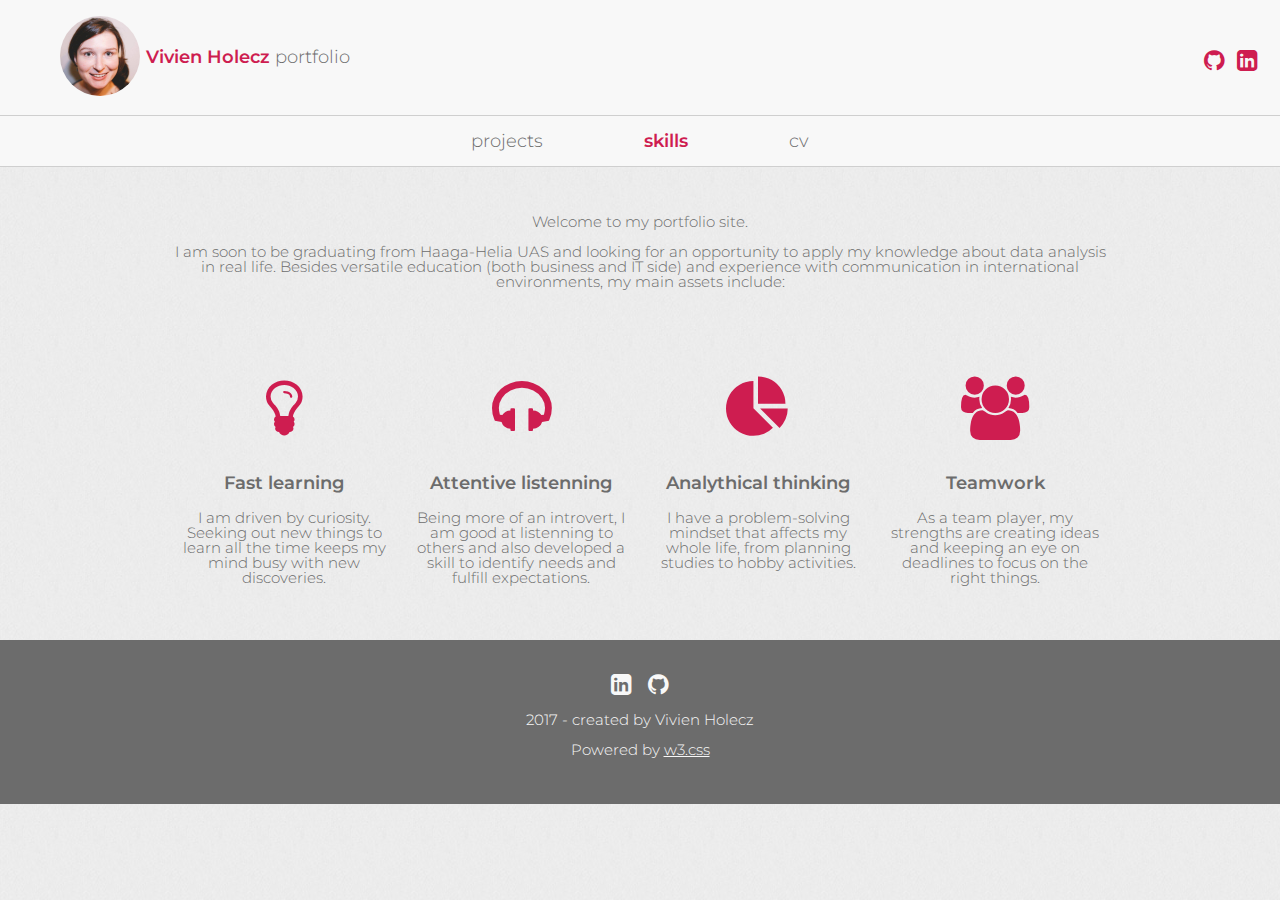
<file: index.html>
<!DOCTYPE html>
<html lang="en">
<head>
<title>Vivien Holecz portfolio</title>
<meta charset="UTF-8">
<meta name="viewport" content="width=device-width, initial-scale=1">
<link rel="stylesheet" href="https://www.w3schools.com/w3css/4/w3.css">
<link rel="stylesheet" href="custom.css">
<link rel="stylesheet" href="https://fonts.googleapis.com/css?family=Montserrat:300,600">
<link rel="stylesheet" href="https://cdnjs.cloudflare.com/ajax/libs/font-awesome/4.7.0/css/font-awesome.min.css">
<link href="https://fonts.googleapis.com/icon?family=Material+Icons" rel="stylesheet">
</head>
<body>
<!--*************************************************NAVBAR*************************************************-->
<div class="w3-bar custom-theme-medium w3-hide-small">
  <a href="index.html">
    <img class="w3-left w3-circle w3-section" style="margin-left:60px;width:80px;height:80px;" src="me.jpg" alt="self-portrait">
  </a>
  <div class="title-row w3-large">  
    <a class="title" href="index.html"><span class="bold red">Vivien Holecz</span> portfolio</a>
    <a class="w3-bar-item w3-right title red w3-xlarge" href="https://www.linkedin.com/in/vivienholecz"><i class="fa fa-linkedin-square"></i></a>
    <a class="w3-bar-item w3-right title red w3-xlarge" href="https://github.com/hovien"><i class="fa fa-github"></i></a>
  </div>
  <hr>
  <div class="w3-center">
    <div class="w3-panel w3-large">
      <a href="projects.html" class="custom-button w3-mobile w3-margin">projects</a>
      <a href="index.html" class="custom-button w3-mobile chosen w3-margin">skills</a>
      <a href="cv.html" class="custom-button w3-mobile w3-margin">cv</a>
    </div>
  <hr>
  </div>
</div>
<!--*************************************************NAVBAR - SMALL*************************************************-->
<div class="w3-top">
  <div class="w3-bar custom-theme-medium w3-hide-large w3-hide-medium">
      <div class="w3-bar-item w3-large bold red" style="padding-top:13px;">Vivien Holecz</div>
      <button class="w3-bar-item w3-button w3-right" onclick="openMenu()"><i class="w3-xlarge bold fa fa-bars "></i></button>
      <hr style="margin-top:40px;">
      <div id="menu" class="w3-large w3-center w3-hide">
        <a href="projects.html" class="custom-button w3-mobile w3-section">projects</a>
        <a href="index.html" class="custom-button w3-mobile chosen w3-section">skills</a>
        <a href="cv.html" class="custom-button w3-mobile w3-section">cv</a>
        <hr>
      </div>
    </div>
  </div>
</div>
<!--*************************************************SKILLS*************************************************-->
<div class="w3-content">
  <p class="w3-container w3-center w3-padding-32">Welcome to my portfolio site.<br><br>I am soon to be graduating from Haaga-Helia UAS and looking for an opportunity to apply my knowledge about data analysis in real life. Besides versatile education (both business and IT side) and experience with communication in international environments, my main assets include:</p>
  <div class="w3-row-padding w3-center w3-padding">
    <div class="w3-col s12 m6 l3 w3-padding-32">
      <i class="fa fa-lightbulb-o w3-margin-bottom w3-jumbo red"></i>
      <p class="w3-large bold">Fast learning</p>
      <p>I am driven by curiosity. Seeking out new things to learn all the time keeps my mind busy with new discoveries.</p>
    </div>
    <div class="w3-col s12 m6 l3 w3-padding-32">
      <i class="fa fa-headphones w3-margin-bottom w3-jumbo red"></i>
      <p class="w3-large bold ">Attentive listenning</p>
      <p>Being more of an introvert, I am good at listenning to others and also developed a skill to identify needs and fulfill expectations.</p>
    </div>
    <div class="w3-col s12 m6 l3 w3-padding-32">
      <i class="fa fa-pie-chart w3-margin-bottom w3-jumbo red"></i>
      <p class="w3-large bold">Analythical thinking</p>
      <p>I have a problem-solving mindset that affects my whole life, from planning studies to hobby activities.</p>
    </div>
    <div class="w3-col s12 m6 l3 w3-padding-32">
      <i class="fa fa-group w3-margin-bottom w3-jumbo red"></i>
      <p class="w3-large bold">Teamwork</p>
      <p>As a team player, my strengths are creating ideas and keeping an eye on deadlines to focus on the right things.</p>
    </div>      
  </div>  
</div>
<!--*************************************************FOOTER*************************************************-->
<footer class="w3-container w3-center custom-theme-dark w3-padding-32" >
<a class="title w3-xlarge" href="https://www.linkedin.com/in/vivienholecz"><i class="fa fa-linkedin-square"></i></a>
<a class="title w3-xlarge" href="https://github.com/hovien"><i class="fa fa-github"></i></a>
<p>2017 - created by Vivien Holecz</p>
<p>Powered by <a href="https://www.w3schools.com/w3css/">w3.css</a></p>
</footer>
<script>
function openMenu() {
    var x = document.getElementById("menu");
    if (x.className.indexOf("w3-show") == -1) {
        x.className += " w3-show";
    } else { 
        x.className = x.className.replace(" w3-show", "");
    }
}
</script>

</body>
</file>
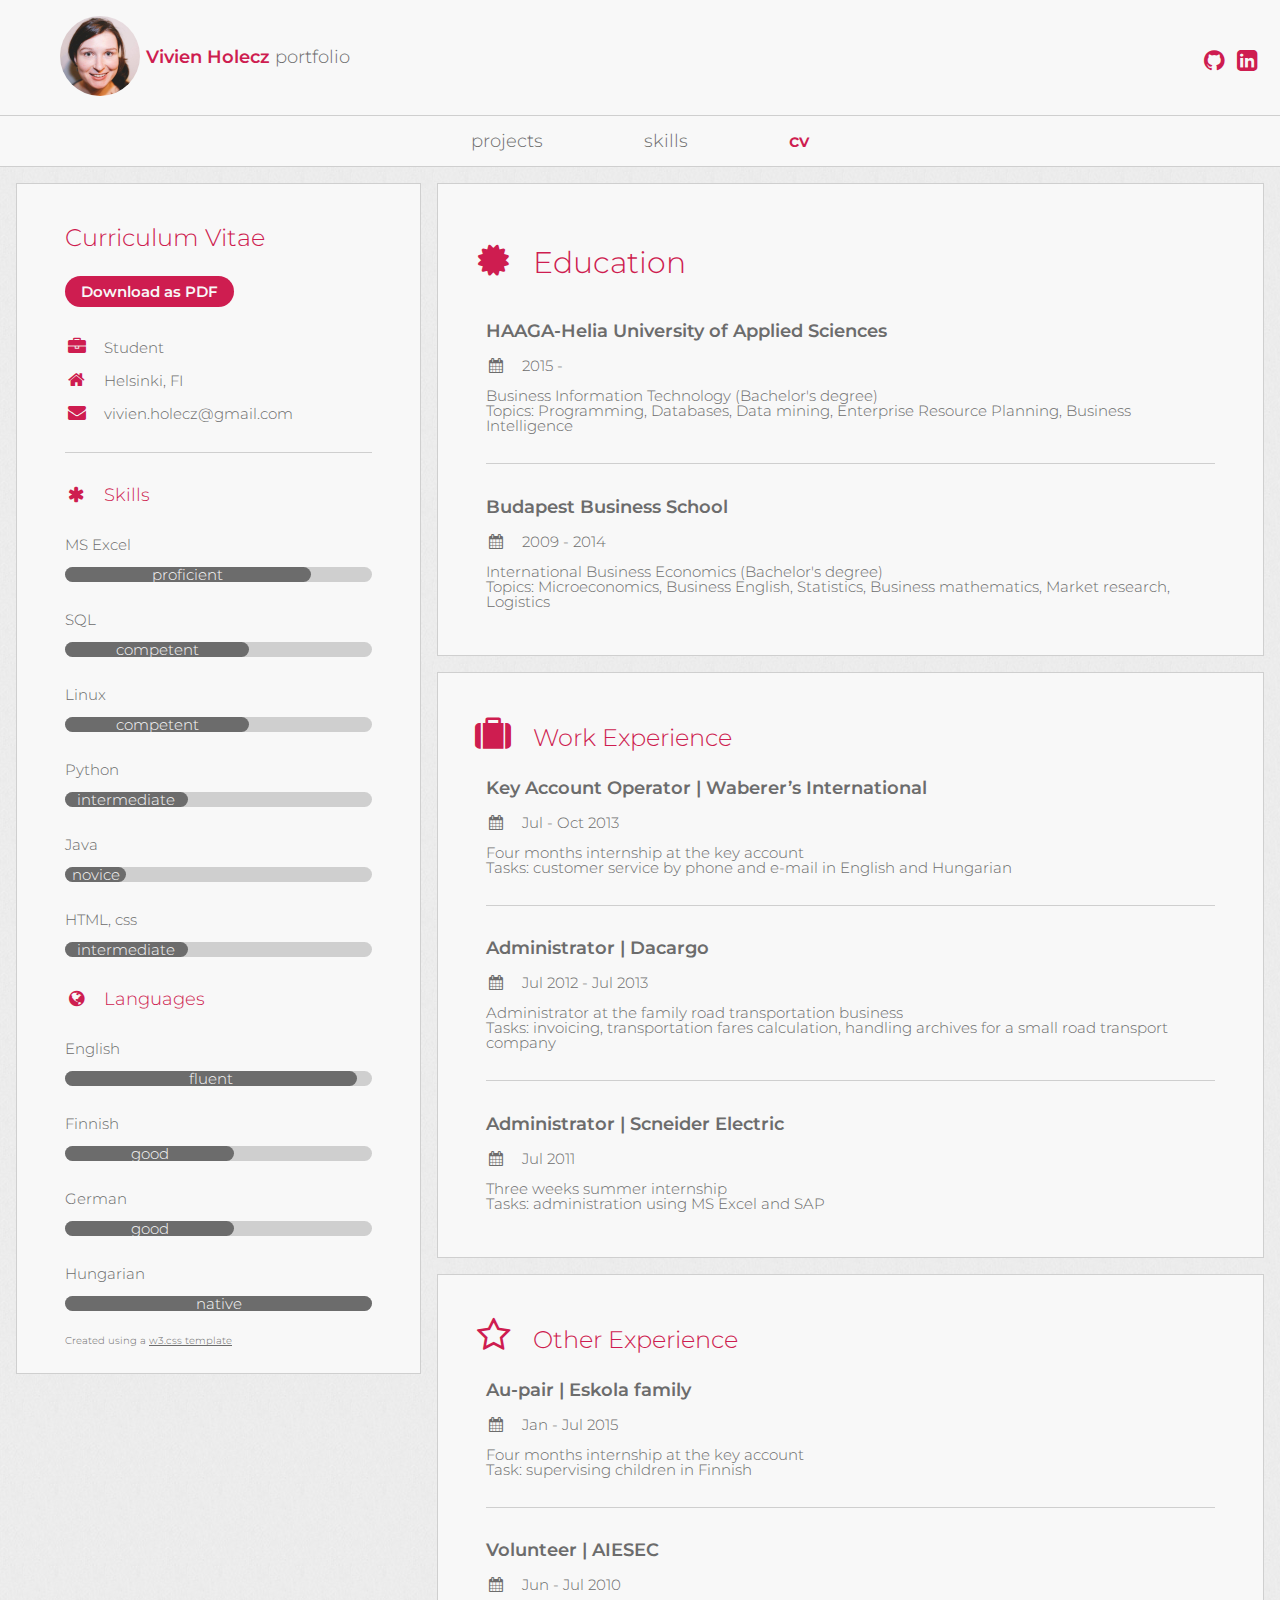
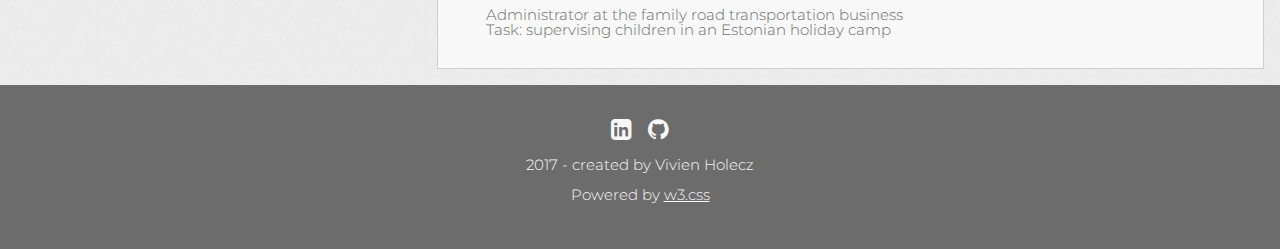
<file: cv.html>
<!DOCTYPE html>
<html lang="en">
<head>
<title>Vivien Holecz portfolio</title>
<meta charset="UTF-8">
<meta name="viewport" content="width=device-width, initial-scale=1">
<link rel="stylesheet" href="https://www.w3schools.com/w3css/4/w3.css">
<link rel="stylesheet" href="custom.css">
<link rel="stylesheet" href="https://fonts.googleapis.com/css?family=Montserrat:300,600">
<link rel="stylesheet" href="https://cdnjs.cloudflare.com/ajax/libs/font-awesome/4.7.0/css/font-awesome.min.css">
</head>
<body>
<!--*************************************************NAVBAR*************************************************-->
<div class="w3-bar custom-theme-medium w3-hide-small">
  <a href="index.html">
    <img class="w3-left w3-circle w3-section" style="margin-left:60px;width:80px;height:80px;" src="me.jpg" alt="self-portrait">
  </a>
  <div class="title-row w3-large">  
    <a class="title" href="index.html"><span class="bold red">Vivien Holecz</span> portfolio</a>
    <a class="w3-bar-item w3-right title red w3-xlarge" href="https://www.linkedin.com/in/vivienholecz"><i class="fa fa-linkedin-square"></i></a>
    <a class="w3-bar-item w3-right title red w3-xlarge" href="https://github.com/hovien"><i class="fa fa-github"></i></a>
  </div>
  <hr>
  <div class="w3-center">
    <div class="w3-panel w3-large">
      <a href="projects.html" class="custom-button w3-mobile w3-margin">projects</a>
      <a href="index.html" class="custom-button w3-mobile w3-margin">skills</a>
      <a href="cv.html" class="custom-button w3-mobile chosen w3-margin">cv</a>
    </div>
  <hr>
  </div>
</div>
<!--*************************************************NAVBAR - SMALL*************************************************-->
<div class="w3-top">
  <div class="w3-bar custom-theme-medium w3-hide-large w3-hide-medium">
      <div class="w3-bar-item w3-large bold red" style="padding-top:13px;">Vivien Holecz</div>
      <button class="w3-bar-item w3-button w3-right" onclick="openMenu()"><i class="w3-xlarge bold fa fa-bars "></i></button>
      <hr style="margin-top:40px;">
      <div id="menu" class="w3-large w3-center w3-hide">
        <a href="projects.html" class="custom-button w3-mobile w3-section">projects</a>
        <a href="index.html" class="custom-button w3-mobile w3-section">skills</a>
        <a href="cv.html" class="custom-button w3-mobile chosen w3-section">cv</a>
        <hr>
      </div>
    </div>
  </div>
</div>
<!--*************************************************CV*************************************************-->
<div class="w3-content " style="max-width:1400px;" id="cv">

  <!-- The Grid -->
  <div class="w3-row-padding">
  
    <!-- Left Column -->
    <div class="w3-third">
    
      <div class="custom-theme-medium   custom-card">
        <div class="w3-container">
          <h1 class="w3-xlarge">Curriculum Vitae</h1>
          <a class="w3-round-xlarge bold w3-section w3-button red-button" href="VivienHoleczCV.pdf" download>Download as PDF</a>
          <p><i class="fa fa-briefcase fa-fw w3-margin-right w3-large red"></i>Student</p>
          <p><i class="fa fa-home fa-fw w3-margin-right w3-large red"></i>Helsinki, FI</p>
          <p><i class="fa fa-envelope fa-fw w3-margin-right w3-large red"></i>vivien.holecz@gmail.com</p>
          <br>
          <hr>
          <br>
          <p class="w3-large red"><i class="fa fa-asterisk fa-fw w3-margin-right"></i>Skills</p>
          <p><br>MS Excel</p>
          <div class="custom-theme-light w3-round-xlarge">
            <div class="w3-center w3-round-xlarge custom-theme-dark" style="width:80%">proficient</div>
          </div>
          <p><br>SQL</p>
          <div class="custom-theme-light w3-round-xlarge">
            <div class="w3-center w3-round-xlarge custom-theme-dark" style="width:60%">
              <div class="w3-center">competent</div>
            </div>
          </div>
          <p><br>Linux</p>
          <div class="custom-theme-light w3-round-xlarge">
            <div class="w3-center w3-round-xlarge custom-theme-dark" style="width:60%">competent</div>
          </div>
          <p><br>Python</p>
          <div class="custom-theme-light w3-round-xlarge">
            <div class="w3-center w3-round-xlarge custom-theme-dark" style="width:40%">intermediate</div>
          </div>
          <p><br>Java</p>
          <div class="custom-theme-light w3-round-xlarge">
            <div class="w3-center w3-round-xlarge custom-theme-dark" style="width:20%">novice</div>
          </div>
          <p><br>HTML, css</p>
          <div class="custom-theme-light w3-round-xlarge">
            <div class="w3-center w3-round-xlarge custom-theme-dark" style="width:40%">intermediate</div>
          </div>
          <br>

          <p class="w3-large w3-text-theme red"><i class="fa fa-globe fa-fw w3-margin-right"></i>Languages</p>
          <p><br>English</p>
          <div class="custom-theme-light w3-round-xlarge">
            <div class="w3-center w3-round-xlarge custom-theme-dark" style="width:95%">fluent</div>
          </div>
          <p><br>Finnish</p>
          <div class="custom-theme-light w3-round-xlarge">
            <div class="w3-center w3-round-xlarge custom-theme-dark" style="width:55%">good</div>
          </div>
          <p><br>German</p>
          <div class="custom-theme-light w3-round-xlarge">
            <div class="w3-center w3-round-xlarge custom-theme-dark" style="width:55%">good</div>
          </div>
          <p><br>Hungarian</p>
          <div class="custom-theme-light w3-round-xlarge">
            <div class="w3-center w3-round-xlarge custom-theme-dark" style="width:100%">native</div>
          </div>
          <br>
          <p class="w3-tiny">Created using a <a href="https://www.w3schools.com/w3css/tryw3css_templates_cv.htm">w3.css template</a></p>
        </div>
      </div><br>

    <!-- End Left Column -->
    </div>

    <!-- Right Column -->
    <div class="w3-twothird">
    
      <div class="w3-container   custom-card  custom-theme-medium">
        <h2 class="w3-padding-16"><i class="fa fa-certificate fa-fw w3-margin-right w3-xxlarge"></i>Education</h2>
        <div class="w3-container">
          <p class="w3-large bold">HAAGA-Helia University of Applied Sciences</p>
          <p><i class="fa fa-calendar fa-fw w3-margin-right"></i>2015 - </p>
          <p>Business Information Technology (Bachelor's degree)<br>Topics: Programming, Databases, Data mining, Enterprise Resource Planning, Business Intelligence</p>
          <br><hr><br>
        </div>
        <div class="w3-container">
          <p class="w3-large bold">Budapest Business School</p>
          <p><i class="fa fa-calendar fa-fw w3-margin-right"></i>2009 - 2014</p>
          <p>International Business Economics (Bachelor's degree)<br>Topics: Microeconomics, Business English, Statistics, Business mathematics, Market research, Logistics</p>
          <br>
        </div>
      </div>
      <div class="w3-container   custom-card  custom-theme-medium w3-margin-bottom">
        <h2 class="w3-xlarge"><i class="fa fa-suitcase fa-fw w3-margin-right w3-xxlarge  -text"></i>Work Experience</h2>
        <div class="w3-container">
          <p class="w3-large bold">Key Account Operator | Waberer’s International</p>
          <p><i class="fa fa-calendar fa-fw w3-margin-right"></i>Jul - Oct 2013</p>
          <p>Four months internship at the key account<br>Tasks: customer service by phone and e-mail in English and Hungarian</p>
          <br><hr><br>
        </div>
        <div class="w3-container">
          <p class="w3-large bold">Administrator | Dacargo<p>
          <p><i class="fa fa-calendar fa-fw w3-margin-right"></i>Jul 2012 - Jul 2013</p>
          <p>Administrator at the family road transportation business<br>Tasks: invoicing, transportation fares calculation, handling archives for a small road transport company</p>
          <br><hr><br>
        </div>
        <div class="w3-container">
          <p class="w3-large bold">Administrator | Scneider Electric</p>
          <p><i class="fa fa-calendar fa-fw w3-margin-right"></i>Jul 2011</p>
          <p>Three weeks summer internship<br>Tasks: administration using MS Excel and SAP</p><br>
        </div>
      </div>
      <div class="w3-container   custom-card  custom-theme-medium w3-margin-bottom">
        <h2 class="w3-xlarge"><i class="fa fa-star-o fa-fw w3-margin-right w3-xxlarge  -text"></i>Other Experience</h2>
        <div class="w3-container">
          <p class="w3-large bold">Au-pair | Eskola family</p>
          <p><i class="fa fa-calendar fa-fw w3-margin-right"></i>Jan - Jul 2015</p>
          <p>Four months internship at the key account<br>Task: supervising children in Finnish</p>
          <br><hr><br>
        </div>
        <div class="w3-container">
          <p class="w3-large bold">Volunteer | AIESEC<p>
          <p><i class="fa fa-calendar fa-fw w3-margin-right"></i>Jun - Jul 2010</p>
          <p>Administrator at the family road transportation business<br>Task: supervising children in an Estonian holiday camp</p>
        </div>
      </div>
    <!-- End Right Column -->
    </div>
    
  <!-- End Grid -->
  </div>
<!--*************************************************FOOTER*************************************************-->
<footer class="w3-container w3-center custom-theme-dark w3-padding-32" >
<a class="title w3-xlarge" href="https://www.linkedin.com/in/vivienholecz"><i class="fa fa-linkedin-square"></i></a>
<a class="title w3-xlarge" href="https://github.com/hovien"><i class="fa fa-github"></i></a>
<p>2017 - created by Vivien Holecz</p>
<p>Powered by <a href="https://www.w3schools.com/w3css/">w3.css</a></p>
</footer>
<script>
function openMenu() {
    var x = document.getElementById("menu");
    if (x.className.indexOf("w3-show") == -1) {
        x.className += " w3-show";
    } else { 
        x.className = x.className.replace(" w3-show", "");
    }
}
</script>
</body>
</file>
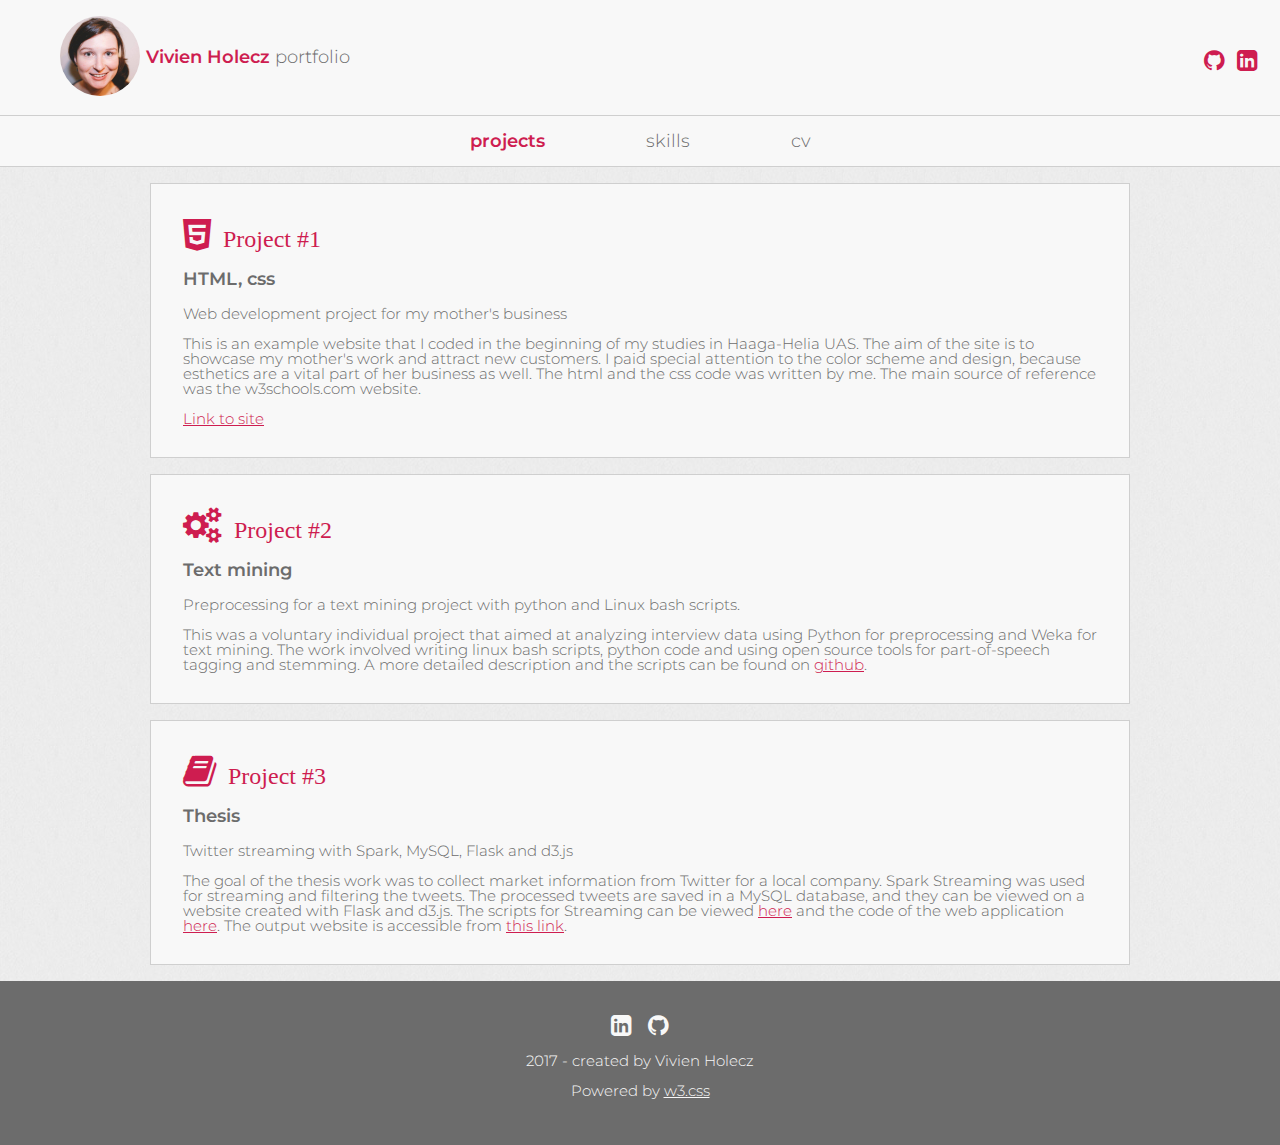
<file: projects.html>
<!DOCTYPE html>
<html lang="en">
<head>
<title>Vivien Holecz portfolio</title>
<meta charset="UTF-8">
<meta name="viewport" content="width=device-width, initial-scale=1">
<link rel="stylesheet" href="https://www.w3schools.com/w3css/4/w3.css">
<link rel="stylesheet" href="custom.css?version=1.0">
<link rel="stylesheet" href="https://fonts.googleapis.com/css?family=Montserrat:300,600">
<link rel="stylesheet" href="https://cdnjs.cloudflare.com/ajax/libs/font-awesome/4.7.0/css/font-awesome.min.css">
</head>
<body>
<!--*************************************************NAVBAR*************************************************-->
<div class="w3-bar custom-theme-medium w3-hide-small">
  <a href="index.html">
    <img class="w3-left w3-circle w3-section" style="margin-left:60px;width:80px;height:80px;" src="me.jpg" alt="self-portrait">
  </a>
  <div class="title-row w3-large">  
    <a class="title" href="index.html"><span class="bold red">Vivien Holecz</span> portfolio</a>
    <a class="w3-bar-item w3-right title red w3-xlarge" href="https://www.linkedin.com/in/vivienholecz"><i class="fa fa-linkedin-square"></i></a>
    <a class="w3-bar-item w3-right title red w3-xlarge" href="https://github.com/hovien"><i class="fa fa-github"></i></a>
  </div>
  <hr>
  <div class="w3-center">
    <div class="w3-panel w3-large">
      <a href="projects.html" class="custom-button w3-mobile chosen w3-margin">projects</a>
      <a href="index.html" class="custom-button w3-mobile w3-margin">skills</a>
      <a href="cv.html" class="custom-button w3-mobile w3-margin">cv</a>
    </div>
  <hr>
  </div>
</div>
<!--*************************************************NAVBAR - SMALL*************************************************-->
<div class="w3-top">
  <div class="w3-bar custom-theme-medium w3-hide-large w3-hide-medium">
      <div class="w3-bar-item w3-large bold red" style="padding-top:13px;">Vivien Holecz</div>
      <button class="w3-bar-item w3-button w3-right" onclick="openMenu()"><i class="w3-xlarge bold fa fa-bars "></i></button>
      <hr style="margin-top:40px;">
      <div id="menu" class="w3-large w3-center w3-hide">
        <a href="projects.html" class="custom-button w3-mobile chosen w3-section">projects</a>
        <a href="index.html" class="custom-button w3-mobile w3-section">skills</a>
        <a href="cv.html" class="custom-button w3-mobile w3-section">cv</a>
        <hr>
      </div>
    </div>
  </div>
</div>
<!--*************************************************PROJECTS*************************************************-->
<div class="w3-content">
  <div class="w3-container custom-theme-medium custom-card">
    <i class="fa fa-html5 w3-xxlarge red"><span class="w3-xlarge">&ensp;Project #1</span></i>
    <p class="bold w3-large">HTML, css</p>
    <p>Web development project for my mother's business</p>
    <p>This is an example website that I coded in the beginning of my studies in Haaga-Helia UAS. The aim of the site is to showcase my mother's work and attract new customers. I paid special attention to the color scheme and design, because esthetics are a vital part of her business as well. The html and the css code was written by me. The main source of reference was the w3schools.com website.<br><br><a class="red" target="_blank" href="http://myy.haaga-helia.fi/~a1500567/Site1">Link to site</a></p>
  </div>
  <div class="w3-container custom-theme-medium custom-card">
    <i class="fa fa-gears w3-xxlarge red"><span class="w3-xlarge">&ensp;Project #2</span></i>
    <p class="bold w3-large">Text mining</p>
    <p>Preprocessing for a text mining project with python and Linux bash scripts.</p>
    <p>This was a voluntary individual project that aimed at analyzing interview data using Python for preprocessing and Weka for text mining. The work involved writing linux bash scripts, python code and using open source tools for part-of-speech tagging and stemming. A more detailed description and the scripts can be found on <a class="red" href="https://github.com/hovien/DataProject">github</a>.</p>
    
  </div>
  <div class="w3-container custom-theme-medium custom-card">
    <i class="fa fa-book w3-xxlarge red"><span class="w3-xlarge">&ensp;Project #3</span></i>
    <p class="bold w3-large">Thesis</p>
    <p>Twitter streaming with Spark, MySQL, Flask and d3.js</p>
    <p>The goal of the thesis work was to collect market information from Twitter for a local company. Spark Streaming was used for streaming and filtering the tweets. The processed tweets are saved in a MySQL database, and they can be viewed on a website created with Flask and d3.js. The scripts for Streaming can be viewed <a class="red" href="https://github.com/hovien/SparkApp">here</a> and the code of the web application <a class="red" href="https://github.com/hovien/FlaskWebApp">here</a>. The output website is accessible from <a class="red" href="http://165.227.158.183/">this link</a>.</p>
  </div>
  <div class="w3-container custom-theme-medium custom-card w3-hide">
    <i class="fa fa-pencil w3-xxlarge red"><span class="w3-xlarge">&ensp;Project #4</span></i>
    <p class="bold w3-large">Prototyping</p>
    <p>Prototyping of a supermarket mobile application in a team.</p>
    <p>Try </p>
  </div>
  <div class="w3-container custom-theme-medium custom-card w3-hide">
    <i class="fa fa-bar-chart w3-xxlarge red"><span class="w3-xlarge">&ensp;Project #5</span></i>
    <p class="bold w3-large">Business Intelligence</p>
    <p>A BI solution designed using MS SQL Server and Qlikview.</p>
    <br>
    <p id="p3"class="w3-hide">Try </p>
    <button id="m3" class="w3-button custom-button custom-no-padding w3-hide w3-show" onclick="openProject('p3', 'l3', 'm3')">
      <p class="red">Show more</p>
    </button>
    <button id="l3" class="w3-button custom-button custom-no-padding w3-hide" onclick="closeProject('p3', 'l3', 'm3')">
      <p class="red">Show less</p>
    </button>
  </div>
</div>
<!--*************************************************FOOTER*************************************************-->
<footer class="w3-container w3-center custom-theme-dark w3-padding-32" >
<a class="title w3-xlarge" href="https://www.linkedin.com/in/vivienholecz"><i class="fa fa-linkedin-square"></i></a>
<a class="title w3-xlarge" href="https://github.com/hovien"><i class="fa fa-github"></i></a>
<p>2017 - created by Vivien Holecz</p>
<p>Powered by <a href="https://www.w3schools.com/w3css/">w3.css</a></p>
</footer>
<script>
function showElement(elem){
    if (elem.className.indexOf("w3-show") == -1) {
        elem.className += " w3-show";
    }
}

function hideElement(elem){
    elem.className = elem.className.replace(" w3-show", "");
}

function openMenu() {
    var x = document.getElementById("menu");
    if (x.className.indexOf("w3-show") == -1) {
        x.className += " w3-show";
    } else { 
        x.className = x.className.replace(" w3-show", "");
    }
}
function openProject(arg1, arg2, arg3) {
    var x = document.getElementById(arg1);
    var y = document.getElementById(arg2);
    var z = document.getElementById(arg3);
    
    showElement(x);
    showElement(y);
    hideElement(z);
    
}

function closeProject(arg1, arg2, arg3) {
    var x = document.getElementById(arg1);
    var y = document.getElementById(arg2);
    var z = document.getElementById(arg3);
    
    hideElement(x);
    hideElement(y);
    showElement(z);
    
}
</script>
</body>
</file>
<file: custom.css>
body,h1,h2,h3,h4,h5,h6 {font-family: "Montserrat", sans-serif;color:#6c6c6c;font-weight:300;line-height:1;background-repeat: repeat-xy;}
/*
Page background issued under Creative Commons Attribution 3.0 Unported License
Source: https://github.com/git/git-scm.com/blob/master/public/images/bg/body.jpg
*/
body {background-image: url("bg.jpg");}
h1,h2,h3,h4,h5,h6{color:#CE1D50;}
hr{margin:0px 0;border-top: 1px solid #cfcfcf;}
.bold {font-weight:600;}
.red{color:#CE1D50;}
.red-button{color:#f8f8f8;background-color:#CE1D50;}
.title{text-decoration:none;padding:0px 6px!important;}
.title-row{margin:48px 16px 49px 0px;}
.chosen{color:#CE1D50;font-weight:600}
.custom-button{text-decoration:none;cursor:pointer;padding-left:32px;padding-right:32px;}
.custom-button:hover{background-color:inherit !important;color:#CE1D50;-webkit-transition-duration:0.2s;transition-duration:0.2s;}
.custom-no-padding{padding:0px 0px;}
.custom-theme-medium {color:#6c6c6c!important;background-color:#f8f8f8 !important}
.custom-theme-light {color:#6c6c6c!important;background-color:#cfcfcf !important}
.custom-theme-dark {color:#f8f8f8!important;background-color:#6c6c6c !important}
.custom-card{padding:32px 32px 16px 32px;margin-top:16px;margin-bottom:16px;border:1px solid #cfcfcf;}
</file>
